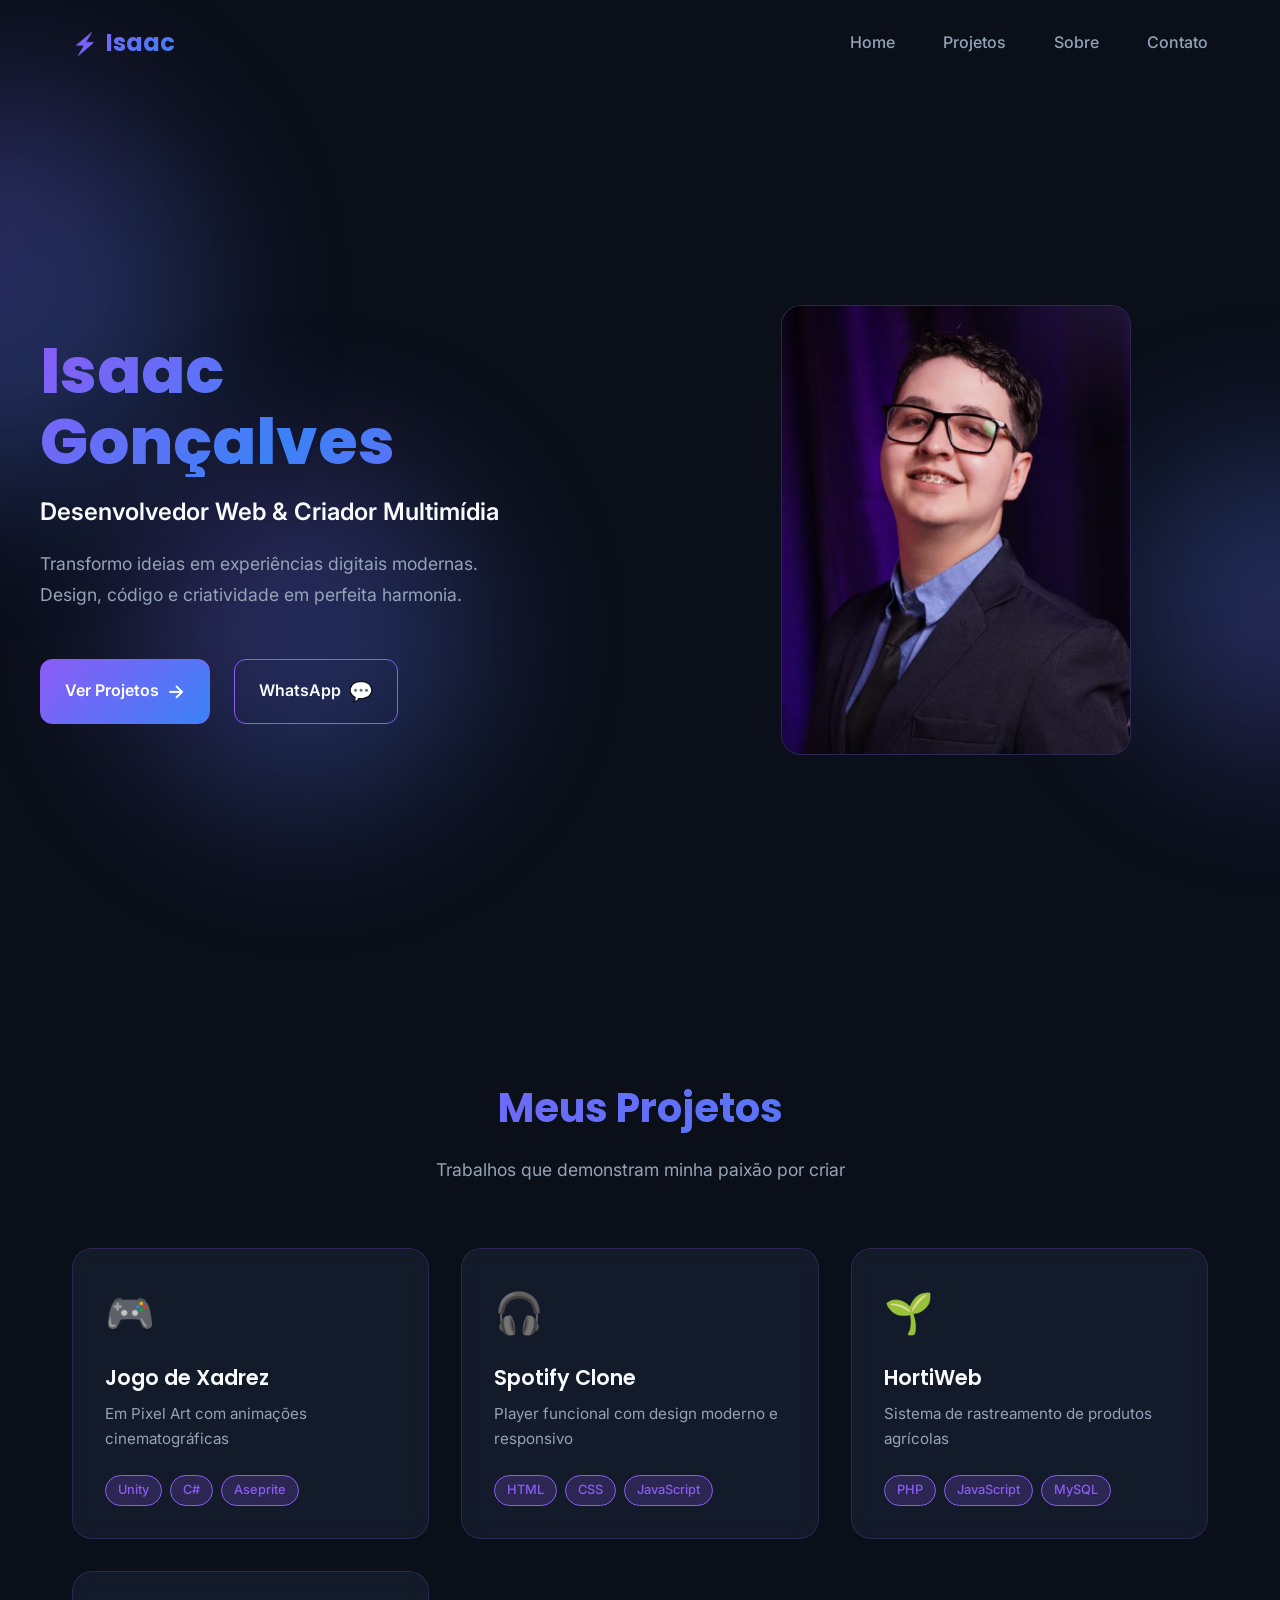
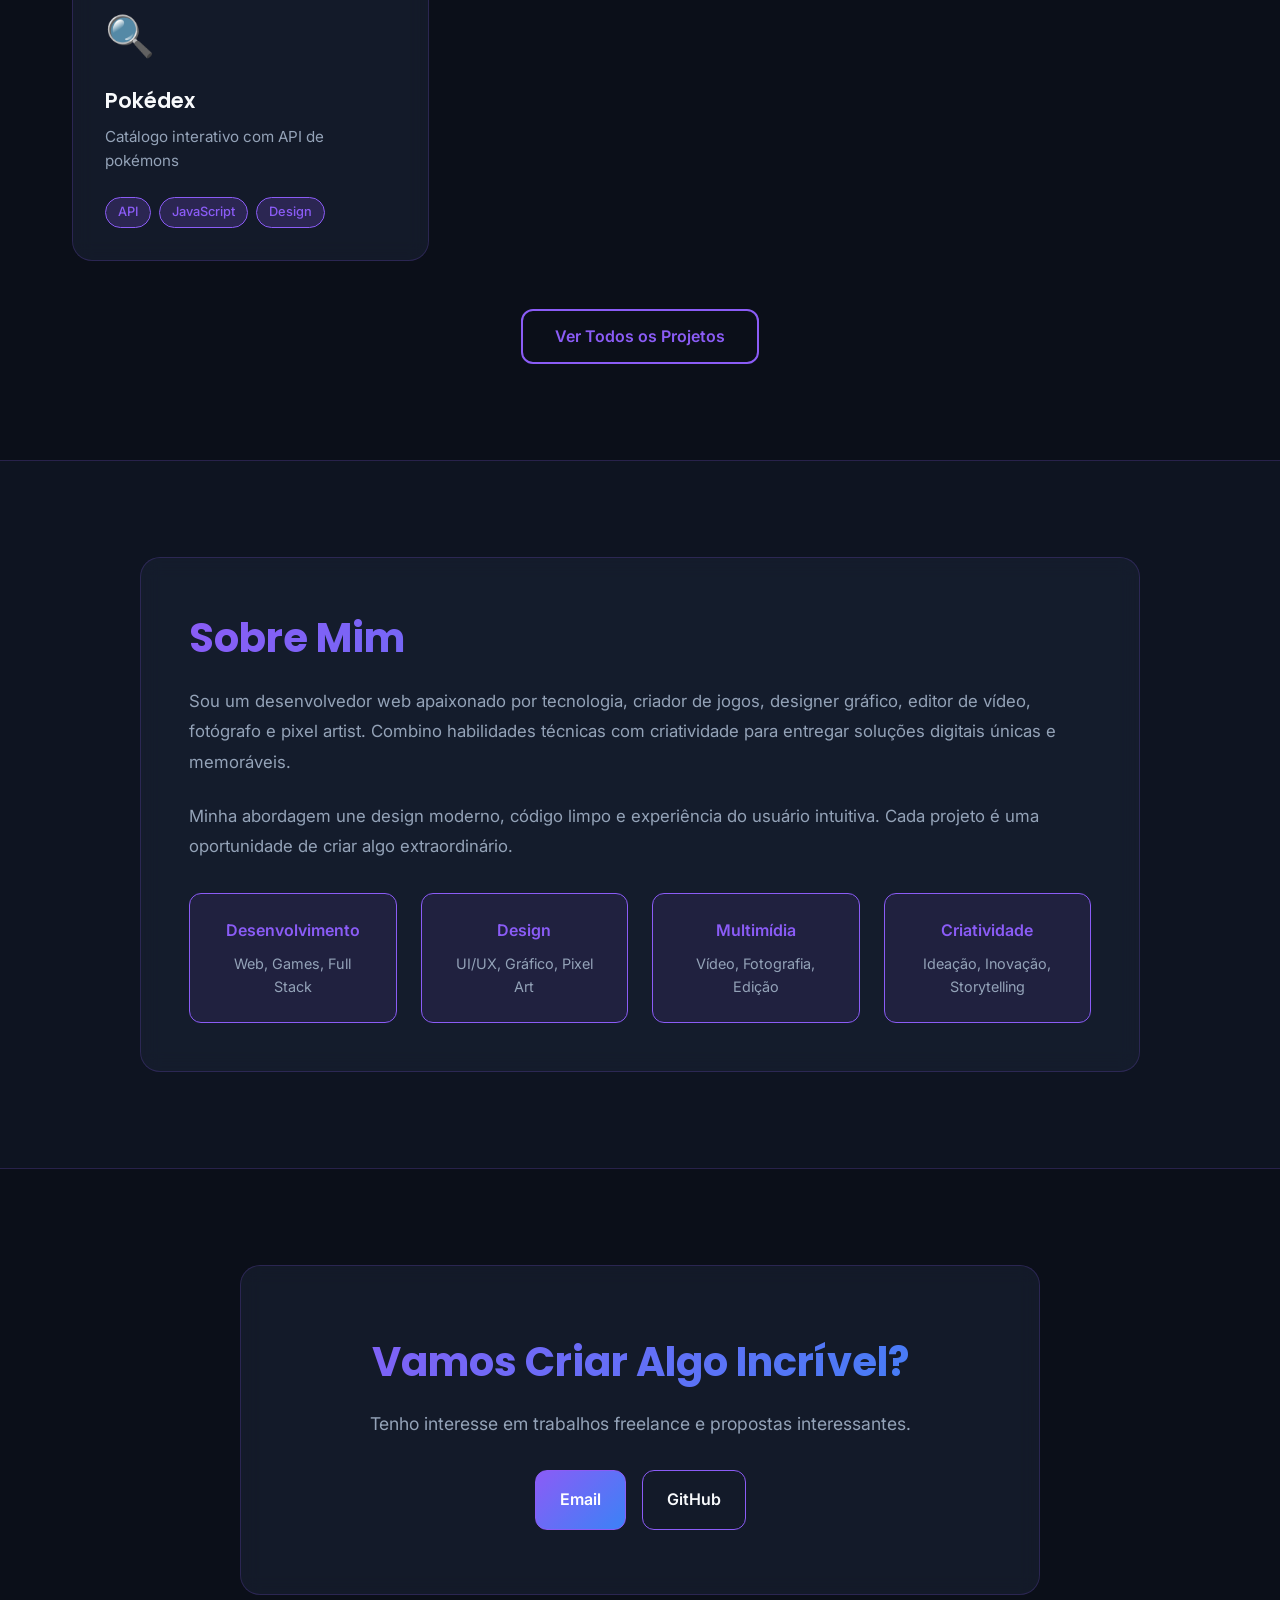
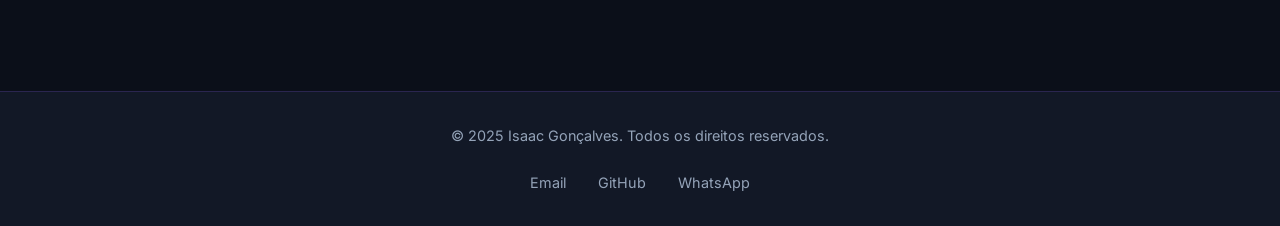
<file: index.html>
<!DOCTYPE html>
<html lang="pt-BR">
  <head>
    <meta charset="UTF-8" />
    <meta name="viewport" content="width=device-width, initial-scale=1.0" />
    <link rel="stylesheet" href="./css/style.css" />
    <link rel="preconnect" href="https://fonts.googleapis.com" />
    <link rel="preconnect" href="https://fonts.gstatic.com" crossorigin />
    <link
      href="https://fonts.googleapis.com/css2?family=Poppins:wght@600;700;800&family=Inter:wght@400;500;600&display=swap"
      rel="stylesheet"
    />
    <title>Isaac Gonçalves - Creative Developer</title>
  </head>
  <body>
    <!-- NAVBAR -->
    <nav class="navbar">
      <div class="nav-container">
        <div class="nav-brand">
          <span class="brand-icon">⚡</span>
          <span class="brand-text">Isaac</span>
        </div>
        <ul class="nav-links">
          <li><a href="#home">Home</a></li>
          <li><a href="#projetos">Projetos</a></li>
          <li><a href="#sobre">Sobre</a></li>
          <li><a href="#contato">Contato</a></li>
        </ul>
      </div>
    </nav>

    <!-- BLUR ELEMENTS (Decoração) -->
    <div class="blur blur-1"></div>
    <div class="blur blur-2"></div>
    <div class="blur blur-3"></div>

    <!-- HERO SECTION -->
    <section id="home" class="hero">
      <div class="hero-content">
        <div class="hero-left">
          <div class="hero-text-container">
            <h1 class="hero-title">
              Isaac<br />Gonçalves
            </h1>
            <p class="hero-subtitle">
              Desenvolvedor Web & Criador Multimídia
            </p>
            <p class="hero-description">
              Transformo ideias em experiências digitais modernas. Design, código e criatividade em perfeita harmonia.
            </p>
          </div>
          <div class="hero-buttons">
            <a href="#projetos" class="btn btn-primary">
              <span>Ver Projetos</span>
              <span class="btn-icon">→</span>
            </a>
            <a
              href="https://wa.me/5554999839223?text=Oi! Gostaria de entrar em contato."
              target="_blank"
              class="btn btn-secondary"
            >
              <span>WhatsApp</span>
              <span class="btn-icon">💬</span>
            </a>
          </div>
        </div>

        <div class="hero-right">
          <div class="hero-image-card">
            <img
              src="./assets/foto_perfil.png"
              alt="Isaac Gonçalves"
              class="hero-image"
            />
            <div class="image-glow"></div>
          </div>
        </div>
      </div>
    </section>

    <!-- PROJETOS SECTION -->
    <section id="projetos" class="projetos">
      <div class="section-header">
        <h2 class="section-title">Meus Projetos</h2>
        <p class="section-subtitle">Trabalhos que demonstram minha paixão por criar</p>
      </div>

      <div class="projetos-grid">
        <a href="./html/xadrez.html" class="projeto-card">
          <div class="projeto-card-content">
            <div class="projeto-icon">🎮</div>
            <h3>Jogo de Xadrez</h3>
            <p>Em Pixel Art com animações cinematográficas</p>
            <div class="projeto-tech">
              <span>Unity</span>
              <span>C#</span>
              <span>Aseprite</span>
            </div>
          </div>
        </a>

        <a href="./html/spotify.html" class="projeto-card">
          <div class="projeto-card-content">
            <div class="projeto-icon">🎧</div>
            <h3>Spotify Clone</h3>
            <p>Player funcional com design moderno e responsivo</p>
            <div class="projeto-tech">
              <span>HTML</span>
              <span>CSS</span>
              <span>JavaScript</span>
            </div>
          </div>
        </a>

        <a href="./html/hortalicas.html" class="projeto-card">
          <div class="projeto-card-content">
            <div class="projeto-icon">🌱</div>
            <h3>HortiWeb</h3>
            <p>Sistema de rastreamento de produtos agrícolas</p>
            <div class="projeto-tech">
              <span>PHP</span>
              <span>JavaScript</span>
              <span>MySQL</span>
            </div>
          </div>
        </a>

        <a href="./html/pokedex.html" class="projeto-card">
          <div class="projeto-card-content">
            <div class="projeto-icon">🔍</div>
            <h3>Pokédex</h3>
            <p>Catálogo interativo com API de pokémons</p>
            <div class="projeto-tech">
              <span>API</span>
              <span>JavaScript</span>
              <span>Design</span>
            </div>
          </div>
        </a>
      </div>

      <div class="projetos-footer">
        <a href="./html/projetos.html" class="btn btn-outline">
          Ver Todos os Projetos
        </a>
      </div>
    </section>

    <!-- SOBRE SECTION -->
    <section id="sobre" class="sobre">
      <div class="sobre-container">
        <div class="sobre-content">
          <h2 class="section-title">Sobre Mim</h2>
          <p class="sobre-text">
            Sou um desenvolvedor web apaixonado por tecnologia, criador de jogos, designer gráfico, editor de vídeo, fotógrafo e pixel artist. Combino habilidades técnicas com criatividade para entregar soluções digitais únicas e memoráveis.
          </p>
          <p class="sobre-text">
            Minha abordagem une design moderno, código limpo e experiência do usuário intuitiva. Cada projeto é uma oportunidade de criar algo extraordinário.
          </p>

          <div class="skills-grid">
            <div class="skill-item">
              <span class="skill-label">Desenvolvimento</span>
              <p class="skill-desc">Web, Games, Full Stack</p>
            </div>
            <div class="skill-item">
              <span class="skill-label">Design</span>
              <p class="skill-desc">UI/UX, Gráfico, Pixel Art</p>
            </div>
            <div class="skill-item">
              <span class="skill-label">Multimídia</span>
              <p class="skill-desc">Vídeo, Fotografia, Edição</p>
            </div>
            <div class="skill-item">
              <span class="skill-label">Criatividade</span>
              <p class="skill-desc">Ideação, Inovação, Storytelling</p>
            </div>
          </div>
        </div>
      </div>
    </section>

    <!-- CTA SECTION -->
    <section id="contato" class="cta">
      <div class="cta-content">
        <h2>Vamos Criar Algo Incrível?</h2>
        <p>Tenho interesse em trabalhos freelance e propostas interessantes.</p>
        <div class="cta-buttons">
          <a href="mailto:isaacgoncalves466@gmail.com" class="btn btn-primary">
            Email
          </a>
          <a href="https://github.com/Isaac-GhostLolp" target="_blank" class="btn btn-secondary">
            GitHub
          </a>
        </div>
      </div>
    </section>

    <!-- FOOTER -->
    <footer class="footer">
      <div class="footer-content">
        <p>&copy; 2025 Isaac Gonçalves. Todos os direitos reservados.</p>
        <div class="footer-links">
          <a href="mailto:isaacgoncalves466@gmail.com">Email</a>
          <a href="https://github.com/Isaac-GhostLolp" target="_blank">GitHub</a>
          <a href="https://wa.me/5554999839223" target="_blank">WhatsApp</a>
        </div>
      </div>
    </footer>

    <script src="./js/script.js"></script>
  </body>
</html>
</file>
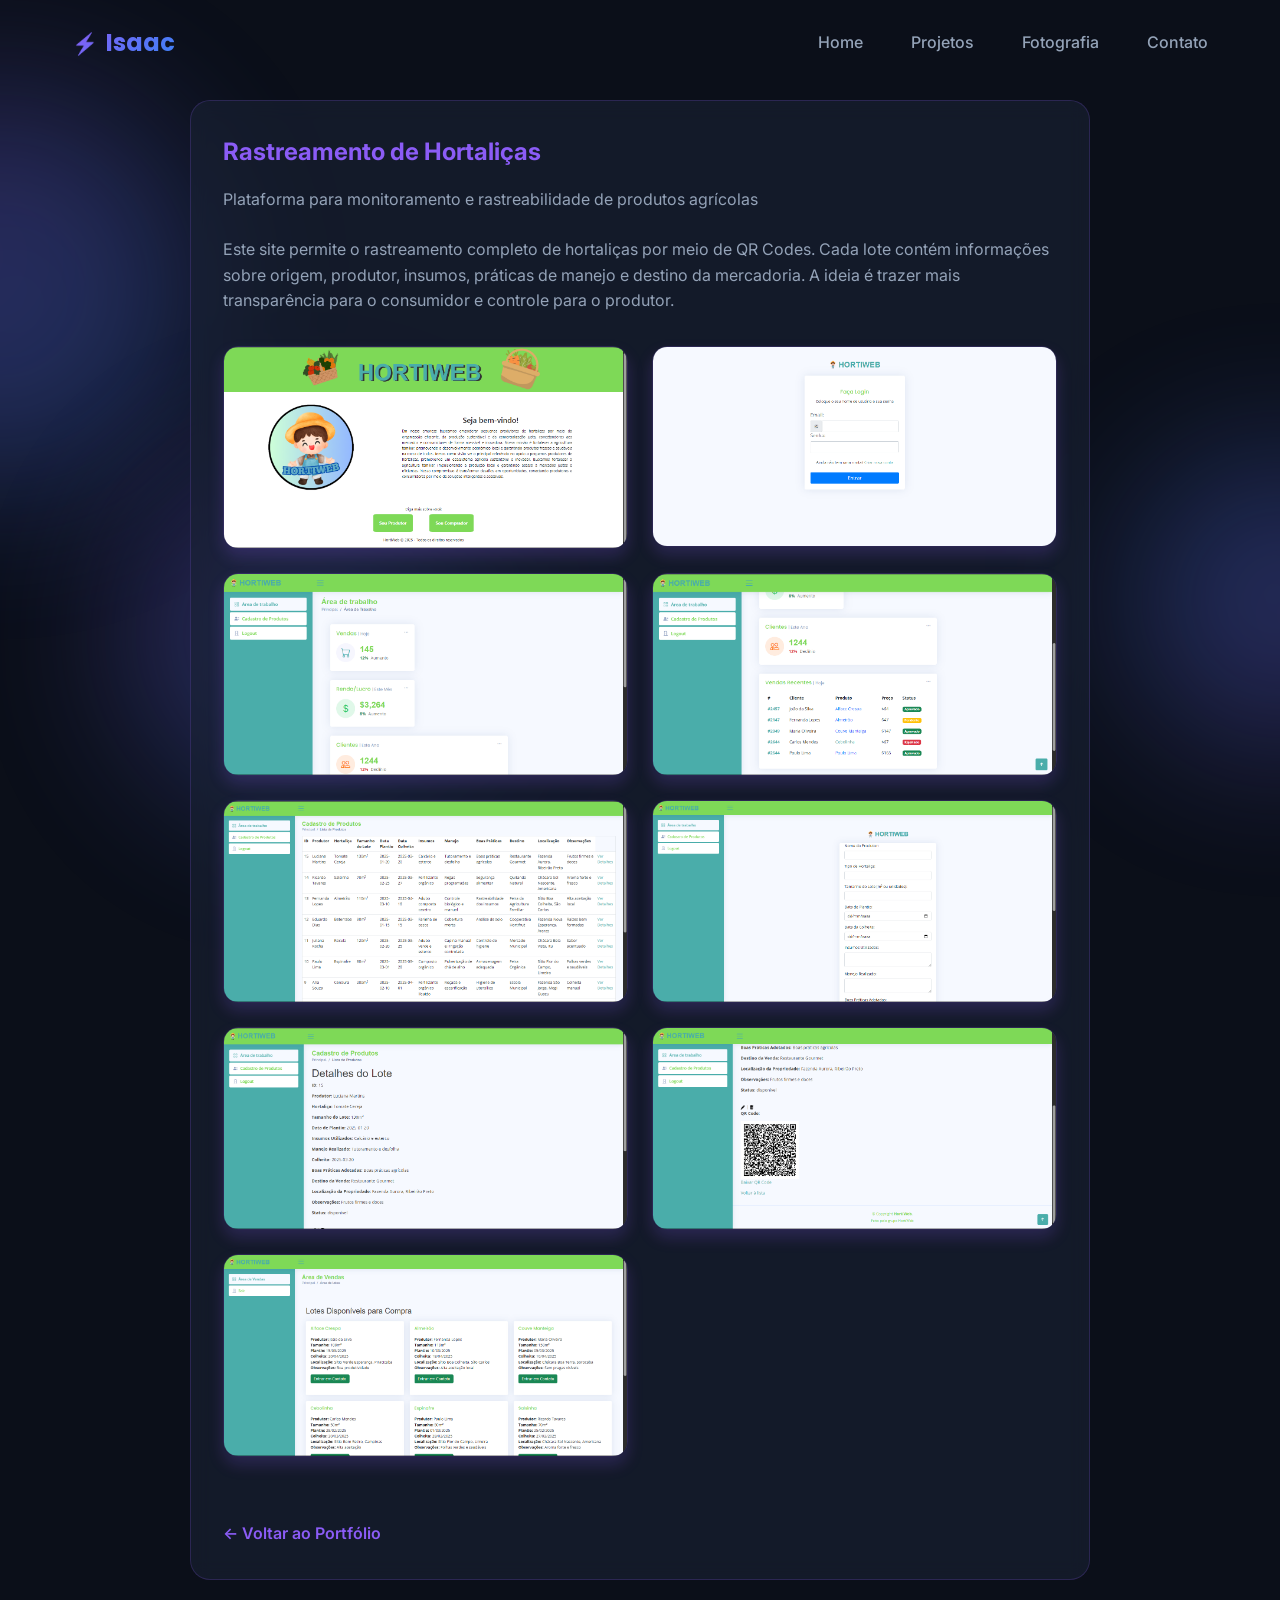
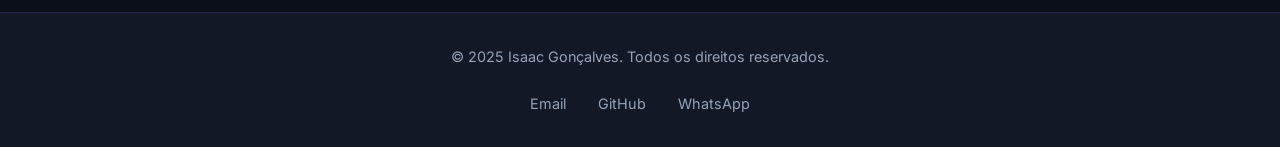
<file: html/hortalicas.html>
<!DOCTYPE html>
<html lang="pt-BR">
  <head>
    <meta charset="UTF-8" />
    <meta name="viewport" content="width=device-width, initial-scale=1.0" />
    <title>Site HortiWeb - Isaac Gonçalves</title>
    <link rel="stylesheet" href="../css/style.css" />
    <link rel="preconnect" href="https://fonts.googleapis.com" />
    <link rel="preconnect" href="https://fonts.gstatic.com" crossorigin />
    <link
      href="https://fonts.googleapis.com/css2?family=Poppins:wght@600;700;800&family=Inter:wght@400;500;600&display=swap"
      rel="stylesheet"
    />
  </head>
  <body>
    <!-- NAVBAR -->
    <nav class="navbar">
      <div class="nav-container">
        <div class="nav-brand">
          <span class="brand-icon">⚡</span>
          <span class="brand-text">Isaac</span>
        </div>
        <ul class="nav-links">
          <li><a href="../index.html">Home</a></li>
          <li><a href="./projetos.html">Projetos</a></li>
          <li><a href="./fotos.html">Fotografia</a></li>
          <li><a href="../index.html#contato">Contato</a></li>
        </ul>
      </div>
    </nav>

    <!-- BLUR ELEMENTS -->
    <div class="blur blur-1"></div>
    <div class="blur blur-2"></div>
    <div class="blur blur-3"></div>

    <!-- MAIN CONTENT -->
    <main style="margin-top: 100px; position: relative; z-index: 1;">
      <section class="content-section">
        <h1 style="color: var(--color-neon); margin-bottom: 1rem;">Rastreamento de Hortaliças</h1>
        <p style="color: var(--text-secondary); margin-bottom: 1.5rem;">
          Plataforma para monitoramento e rastreabilidade de produtos agrícolas
        </p>

        <p>
          Este site permite o rastreamento completo de hortaliças por meio de QR
          Codes. Cada lote contém informações sobre origem, produtor, insumos,
          práticas de manejo e destino da mercadoria. A ideia é trazer mais
          transparência para o consumidor e controle para o produtor.
        </p>

        <div class="galeria">
          <img src="../assets/horti_1.png" alt="Tela do site Hortiweb inicial" class="foto-ampliavel" />
          <img src="../assets/horti_2.png" alt="Tela de login" class="foto-ampliavel" />
          <img src="../assets/horti_3.png" alt="Tela inicial produtor início" class="foto-ampliavel" />
          <img src="../assets/horti_4.png" alt="Tela inicial produtor fim" class="foto-ampliavel" />
          <img src="../assets/horti_5.png" alt="Tabela de Hortaliças" class="foto-ampliavel" />
          <img src="../assets/horti_6.png" alt="Cadastro de Hortaliças" class="foto-ampliavel" />
          <img src="../assets/horti_7.png" alt="Informação do lote" class="foto-ampliavel" />
          <img src="../assets/horti_8.png" alt="Gerador de QR code" class="foto-ampliavel" />
          <img src="../assets/horti_9.png" alt="Tela de comprador" class="foto-ampliavel" />
        </div>

        <a class="voltar" href="./projetos.html">← Voltar ao Portfólio</a>
      </section>
    </main>

    <!-- FOOTER -->
    <footer class="footer">
      <div class="footer-content">
        <p>&copy; 2025 Isaac Gonçalves. Todos os direitos reservados.</p>
        <div class="footer-links">
          <a href="mailto:isaacgoncalves466@gmail.com">Email</a>
          <a href="https://github.com/Isaac-GhostLolp" target="_blank">GitHub</a>
          <a href="https://wa.me/5554999839223" target="_blank">WhatsApp</a>
        </div>
      </div>
    </footer>

    <script src="../js/script.js"></script>
  </body>
</html>
</file>
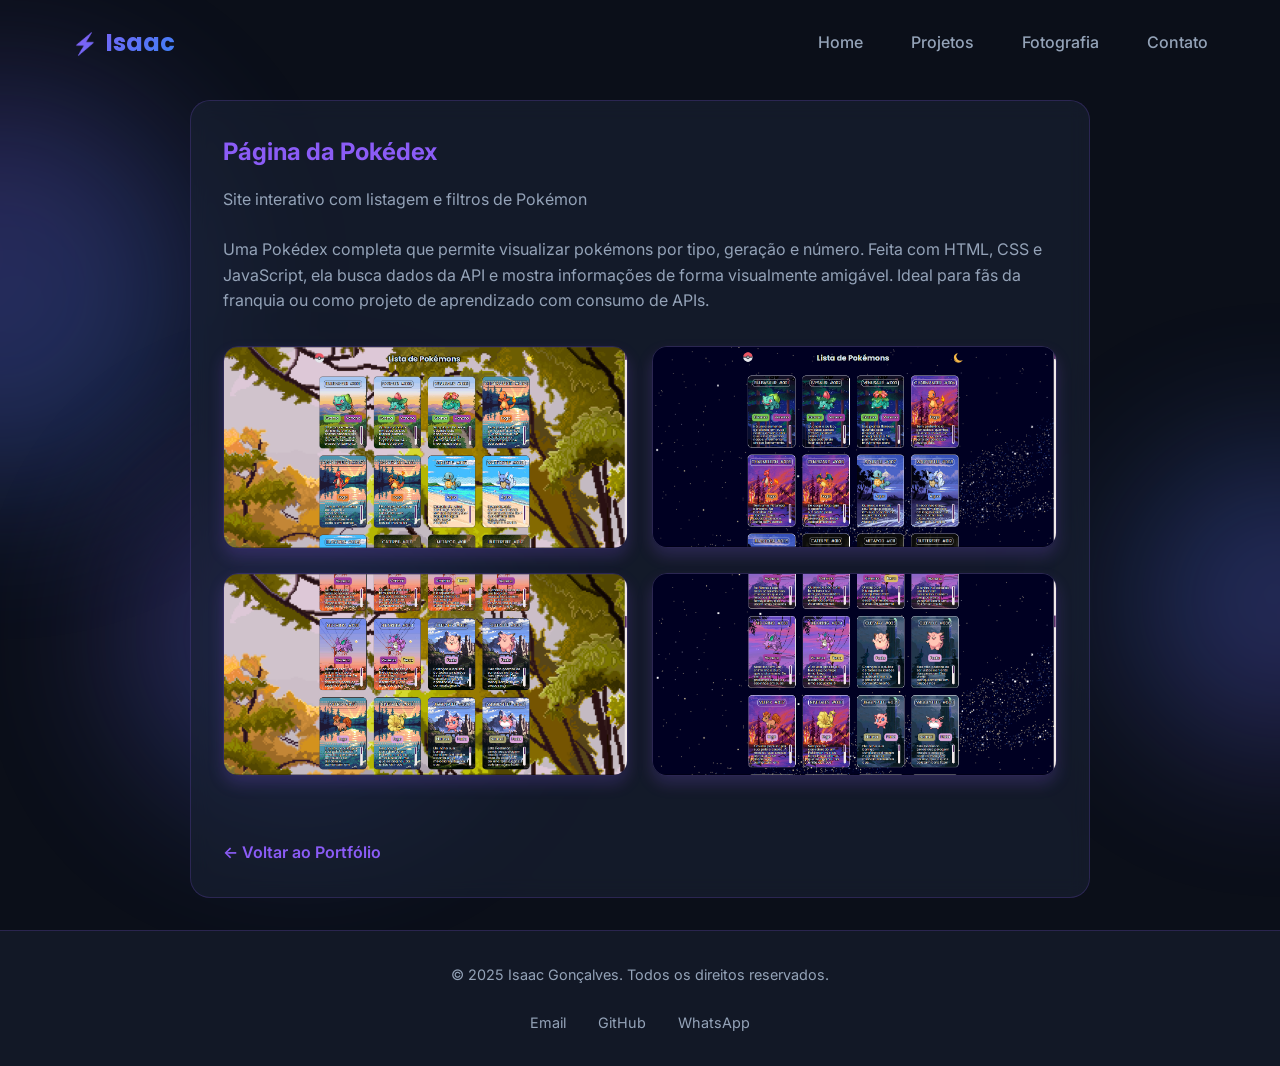
<file: html/pokedex.html>
<!DOCTYPE html>
<html lang="pt-BR">
  <head>
    <meta charset="UTF-8" />
    <meta name="viewport" content="width=device-width, initial-scale=1.0" />
    <title>Pokedéx - Isaac Gonçalves</title>
    <link rel="stylesheet" href="../css/style.css" />
    <link rel="preconnect" href="https://fonts.googleapis.com" />
    <link rel="preconnect" href="https://fonts.gstatic.com" crossorigin />
    <link
      href="https://fonts.googleapis.com/css2?family=Poppins:wght@600;700;800&family=Inter:wght@400;500;600&display=swap"
      rel="stylesheet"
    />
  </head>
  <body>
    <!-- NAVBAR -->
    <nav class="navbar">
      <div class="nav-container">
        <div class="nav-brand">
          <span class="brand-icon">⚡</span>
          <span class="brand-text">Isaac</span>
        </div>
        <ul class="nav-links">
          <li><a href="../index.html">Home</a></li>
          <li><a href="./projetos.html">Projetos</a></li>
          <li><a href="./fotos.html">Fotografia</a></li>
          <li><a href="../index.html#contato">Contato</a></li>
        </ul>
      </div>
    </nav>

    <!-- BLUR ELEMENTS -->
    <div class="blur blur-1"></div>
    <div class="blur blur-2"></div>
    <div class="blur blur-3"></div>

    <!-- MAIN CONTENT -->
    <main style="margin-top: 100px; position: relative; z-index: 1;">
      <section class="content-section">
        <h1 style="color: var(--color-neon); margin-bottom: 1rem;">Página da Pokédex</h1>
        <p style="color: var(--text-secondary); margin-bottom: 1.5rem;">Site interativo com listagem e filtros de Pokémon</p>

        <p>
          Uma Pokédex completa que permite visualizar pokémons por tipo, geração e
          número. Feita com HTML, CSS e JavaScript, ela busca dados da API e
          mostra informações de forma visualmente amigável. Ideal para fãs da
          franquia ou como projeto de aprendizado com consumo de APIs.
        </p>

        <div class="galeria">
          <img src="../assets/poke_1.png" alt="Tela da interface de dia" class="foto-ampliavel" />
          <img src="../assets/poke_2.png" alt="Tela da interface de noite" class="foto-ampliavel" />
          <img src="../assets/poke_3.png" alt="Tela da interface de dia ao centro" class="foto-ampliavel" />
          <img src="../assets/poke_4.png" alt="Tela da interface de noite ao centro" class="foto-ampliavel" />
        </div>

        <a class="voltar" href="./projetos.html">← Voltar ao Portfólio</a>
      </section>
    </main>

    <!-- FOOTER -->
    <footer class="footer">
      <div class="footer-content">
        <p>&copy; 2025 Isaac Gonçalves. Todos os direitos reservados.</p>
        <div class="footer-links">
          <a href="mailto:isaacgoncalves466@gmail.com">Email</a>
          <a href="https://github.com/Isaac-GhostLolp" target="_blank">GitHub</a>
          <a href="https://wa.me/5554999839223" target="_blank">WhatsApp</a>
        </div>
      </div>
    </footer>

    <script src="../js/script.js"></script>
  </body>
</html>
</file>
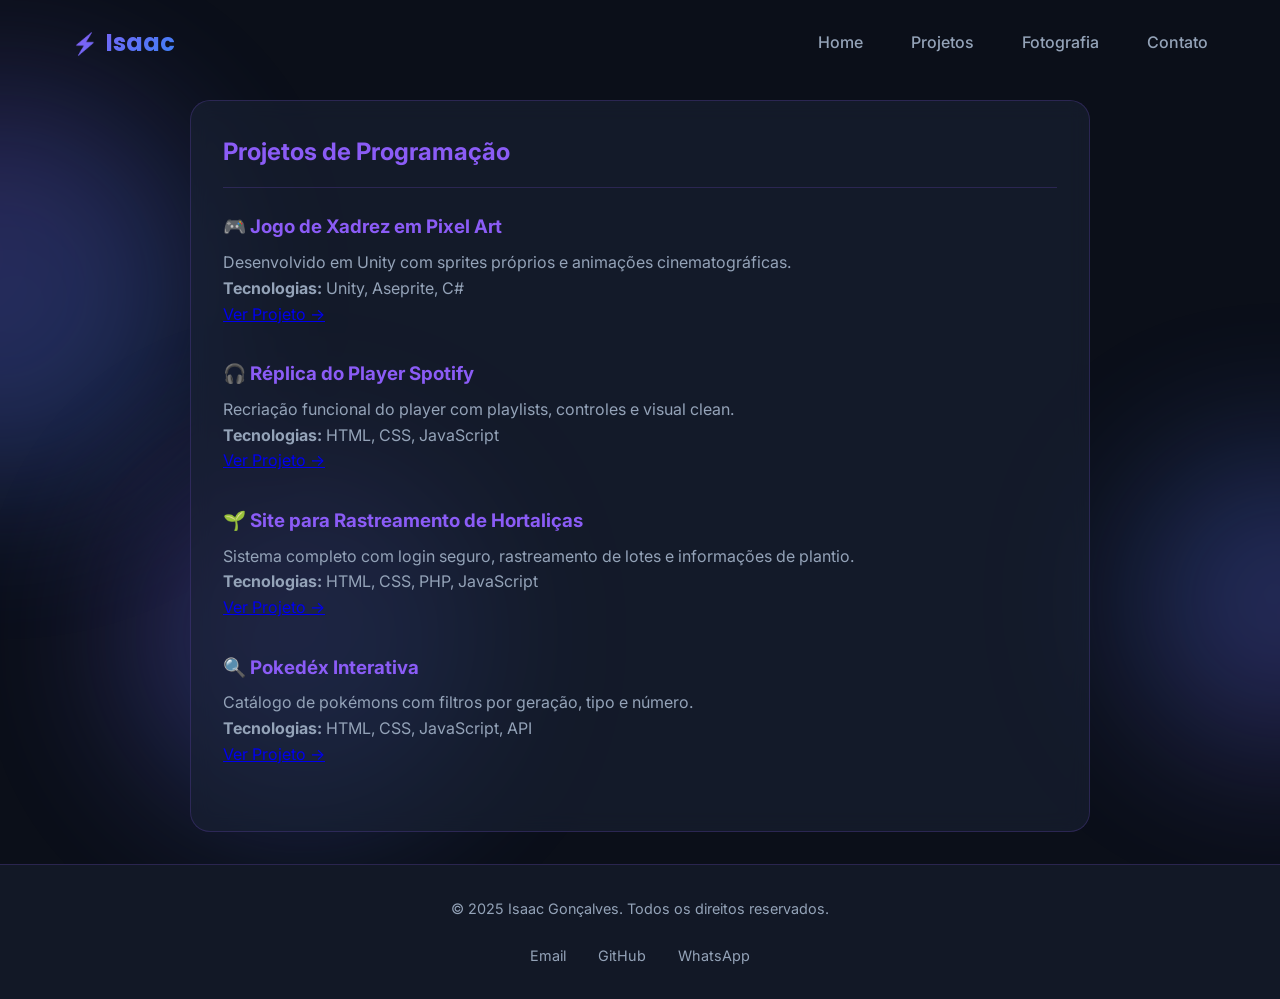
<file: html/projetos.html>
<!DOCTYPE html>
<html lang="pt-BR">
  <head>
    <meta charset="UTF-8" />
    <meta name="viewport" content="width=device-width, initial-scale=1.0" />
    <title>Portfólio de Isaac Gonçalves Quadros</title>
    <link rel="stylesheet" href="../css/style.css" />
    <link rel="preconnect" href="https://fonts.googleapis.com" />
    <link rel="preconnect" href="https://fonts.gstatic.com" crossorigin />
    <link
      href="https://fonts.googleapis.com/css2?family=Poppins:wght@600;700;800&family=Inter:wght@400;500;600&display=swap"
      rel="stylesheet"
    />
  </head>
  <body>
    <!-- NAVBAR -->
    <nav class="navbar">
      <div class="nav-container">
        <div class="nav-brand">
          <span class="brand-icon">⚡</span>
          <span class="brand-text">Isaac</span>
        </div>
        <ul class="nav-links">
          <li><a href="../index.html">Home</a></li>
          <li><a href="./projetos.html">Projetos</a></li>
          <li><a href="./fotos.html">Fotografia</a></li>
          <li><a href="../index.html#contato">Contato</a></li>
        </ul>
      </div>
    </nav>

    <!-- BLUR ELEMENTS -->
    <div class="blur blur-1"></div>
    <div class="blur blur-2"></div>
    <div class="blur blur-3"></div>

    <!-- MAIN CONTENT -->
    <main style="margin-top: 100px; position: relative; z-index: 1;">
      <section class="content-section">
        <h2>Projetos de Programação</h2>

        <div class="projeto">
          <h3>🎮 Jogo de Xadrez em Pixel Art</h3>
          <p>
            Desenvolvido em Unity com sprites próprios e animações
            cinematográficas.
          </p>
          <p><strong>Tecnologias:</strong> Unity, Aseprite, C#</p>
          <p><a href="./xadrez.html">Ver Projeto →</a></p>
        </div>

        <div class="projeto">
          <h3>🎧 Réplica do Player Spotify</h3>
          <p>
            Recriação funcional do player com playlists, controles e visual clean.
          </p>
          <p><strong>Tecnologias:</strong> HTML, CSS, JavaScript</p>
          <p><a href="./spotify.html">Ver Projeto →</a></p>
        </div>

        <div class="projeto">
          <h3>🌱 Site para Rastreamento de Hortaliças</h3>
          <p>
            Sistema completo com login seguro, rastreamento de lotes e informações
            de plantio.
          </p>
          <p><strong>Tecnologias:</strong> HTML, CSS, PHP, JavaScript</p>
          <p><a href="./hortalicas.html">Ver Projeto →</a></p>
        </div>

        <div class="projeto">
          <h3>🔍 Pokedéx Interativa</h3>
          <p>Catálogo de pokémons com filtros por geração, tipo e número.</p>
          <p><strong>Tecnologias:</strong> HTML, CSS, JavaScript, API</p>
          <p><a href="./pokedex.html">Ver Projeto →</a></p>
        </div>
      </section>
    </main>

    <!-- FOOTER -->
    <footer class="footer">
      <div class="footer-content">
        <p>&copy; 2025 Isaac Gonçalves. Todos os direitos reservados.</p>
        <div class="footer-links">
          <a href="mailto:isaacgoncalves466@gmail.com">Email</a>
          <a href="https://github.com/Isaac-GhostLolp" target="_blank">GitHub</a>
          <a href="https://wa.me/5554999839223" target="_blank">WhatsApp</a>
        </div>
      </div>
    </footer>

    <script src="../js/script.js"></script>
  </body>
</html>
</file>
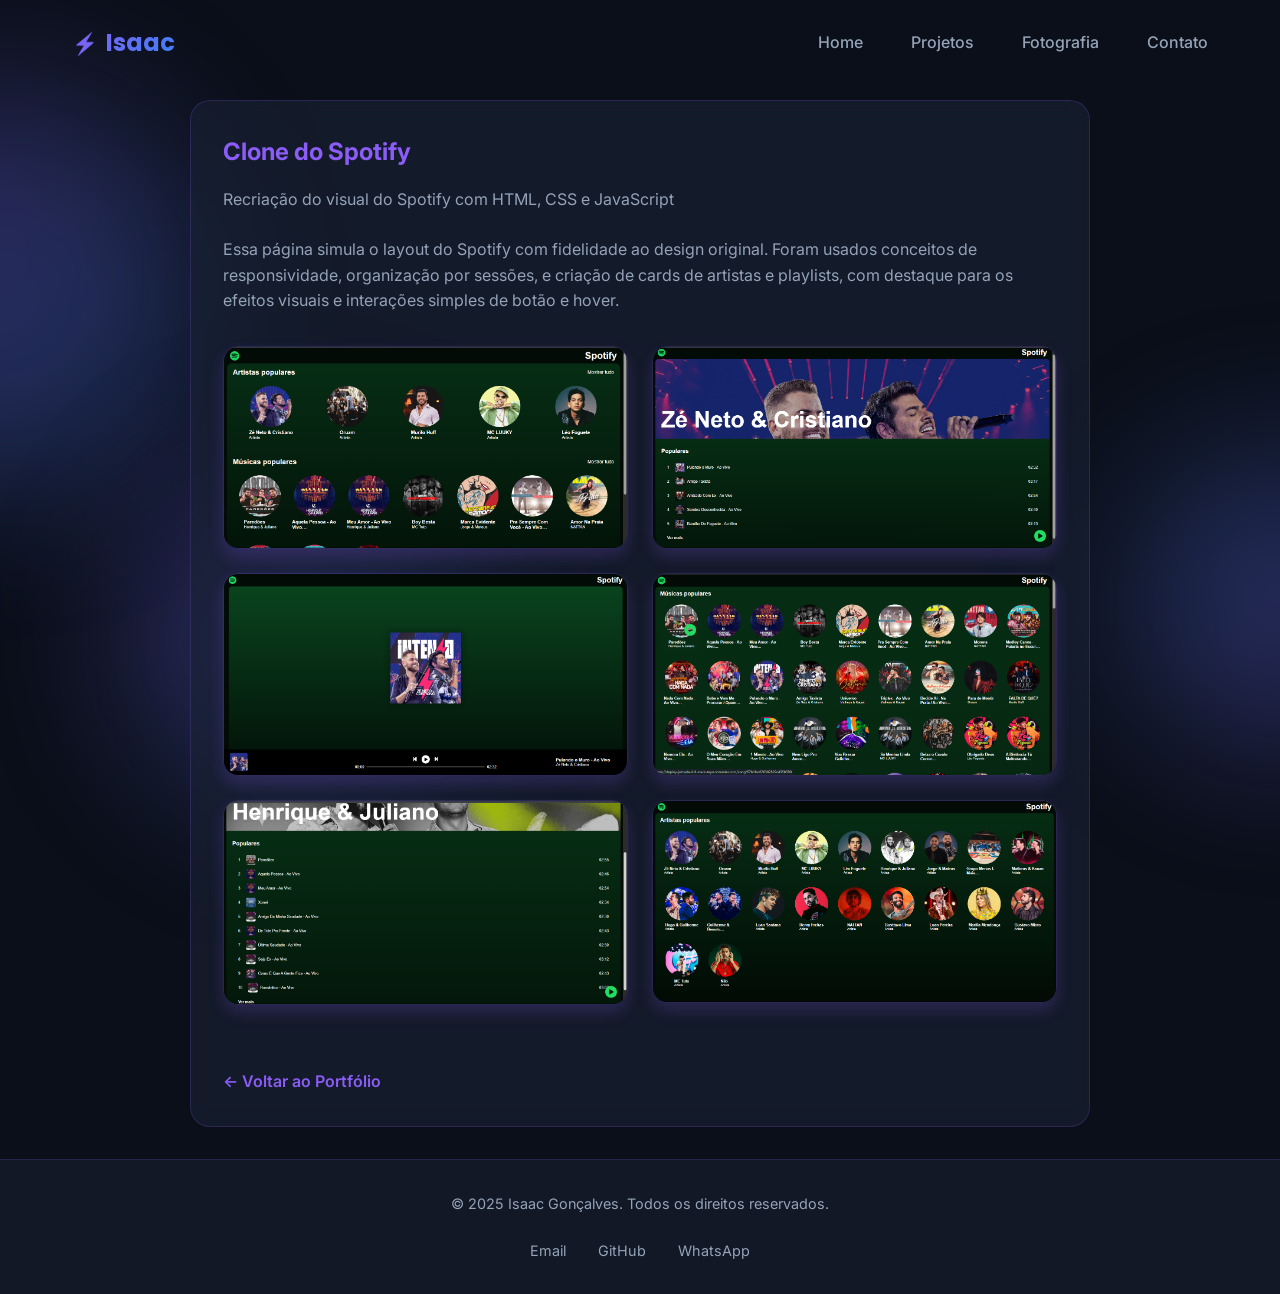
<file: html/spotify.html>
<!DOCTYPE html>
<html lang="pt-BR">
  <head>
    <meta charset="UTF-8" />
    <meta name="viewport" content="width=device-width, initial-scale=1.0" />
    <title>Clone Spotify - Isaac Gonçalves</title>
    <link rel="stylesheet" href="../css/style.css" />
    <link rel="preconnect" href="https://fonts.googleapis.com" />
    <link rel="preconnect" href="https://fonts.gstatic.com" crossorigin />
    <link
      href="https://fonts.googleapis.com/css2?family=Poppins:wght@600;700;800&family=Inter:wght@400;500;600&display=swap"
      rel="stylesheet"
    />
  </head>
  <body>
    <!-- NAVBAR -->
    <nav class="navbar">
      <div class="nav-container">
        <div class="nav-brand">
          <span class="brand-icon">⚡</span>
          <span class="brand-text">Isaac</span>
        </div>
        <ul class="nav-links">
          <li><a href="../index.html">Home</a></li>
          <li><a href="./projetos.html">Projetos</a></li>
          <li><a href="./fotos.html">Fotografia</a></li>
          <li><a href="../index.html#contato">Contato</a></li>
        </ul>
      </div>
    </nav>

    <!-- BLUR ELEMENTS -->
    <div class="blur blur-1"></div>
    <div class="blur blur-2"></div>
    <div class="blur blur-3"></div>

    <!-- MAIN CONTENT -->
    <main style="margin-top: 100px; position: relative; z-index: 1;">
      <section class="content-section">
        <h1 style="color: var(--color-neon); margin-bottom: 1rem;">Clone do Spotify</h1>
        <p style="color: var(--text-secondary); margin-bottom: 1.5rem;">Recriação do visual do Spotify com HTML, CSS e JavaScript</p>

        <p>
          Essa página simula o layout do Spotify com fidelidade ao design
          original. Foram usados conceitos de responsividade, organização por
          sessões, e criação de cards de artistas e playlists, com destaque para
          os efeitos visuais e interações simples de botão e hover.
        </p>

        <div class="galeria">
          <img src="../assets/spotify_1.png" alt="Tela do menu geral" class="foto-ampliavel" />
          <img src="../assets/spotify_2.png" alt="Tela da playlist do artista" class="foto-ampliavel" />
          <img src="../assets/spotify_3.png" alt="Tela do player" class="foto-ampliavel" />
          <img src="../assets/spotify_4.png" alt="Tela das músicas gerais" class="foto-ampliavel" />
          <img src="../assets/spotify_5.png" alt="Tela de uma playlist ampliada" class="foto-ampliavel" />
          <img src="../assets/spotify_6.png" alt="Tela dos artistas gerais" class="foto-ampliavel" />
        </div>

        <a class="voltar" href="./projetos.html">← Voltar ao Portfólio</a>
      </section>
    </main>

    <!-- FOOTER -->
    <footer class="footer">
      <div class="footer-content">
        <p>&copy; 2025 Isaac Gonçalves. Todos os direitos reservados.</p>
        <div class="footer-links">
          <a href="mailto:isaacgoncalves466@gmail.com">Email</a>
          <a href="https://github.com/Isaac-GhostLolp" target="_blank">GitHub</a>
          <a href="https://wa.me/5554999839223" target="_blank">WhatsApp</a>
        </div>
      </div>
    </footer>

    <script src="../js/script.js"></script>
  </body>
</html>
</file>
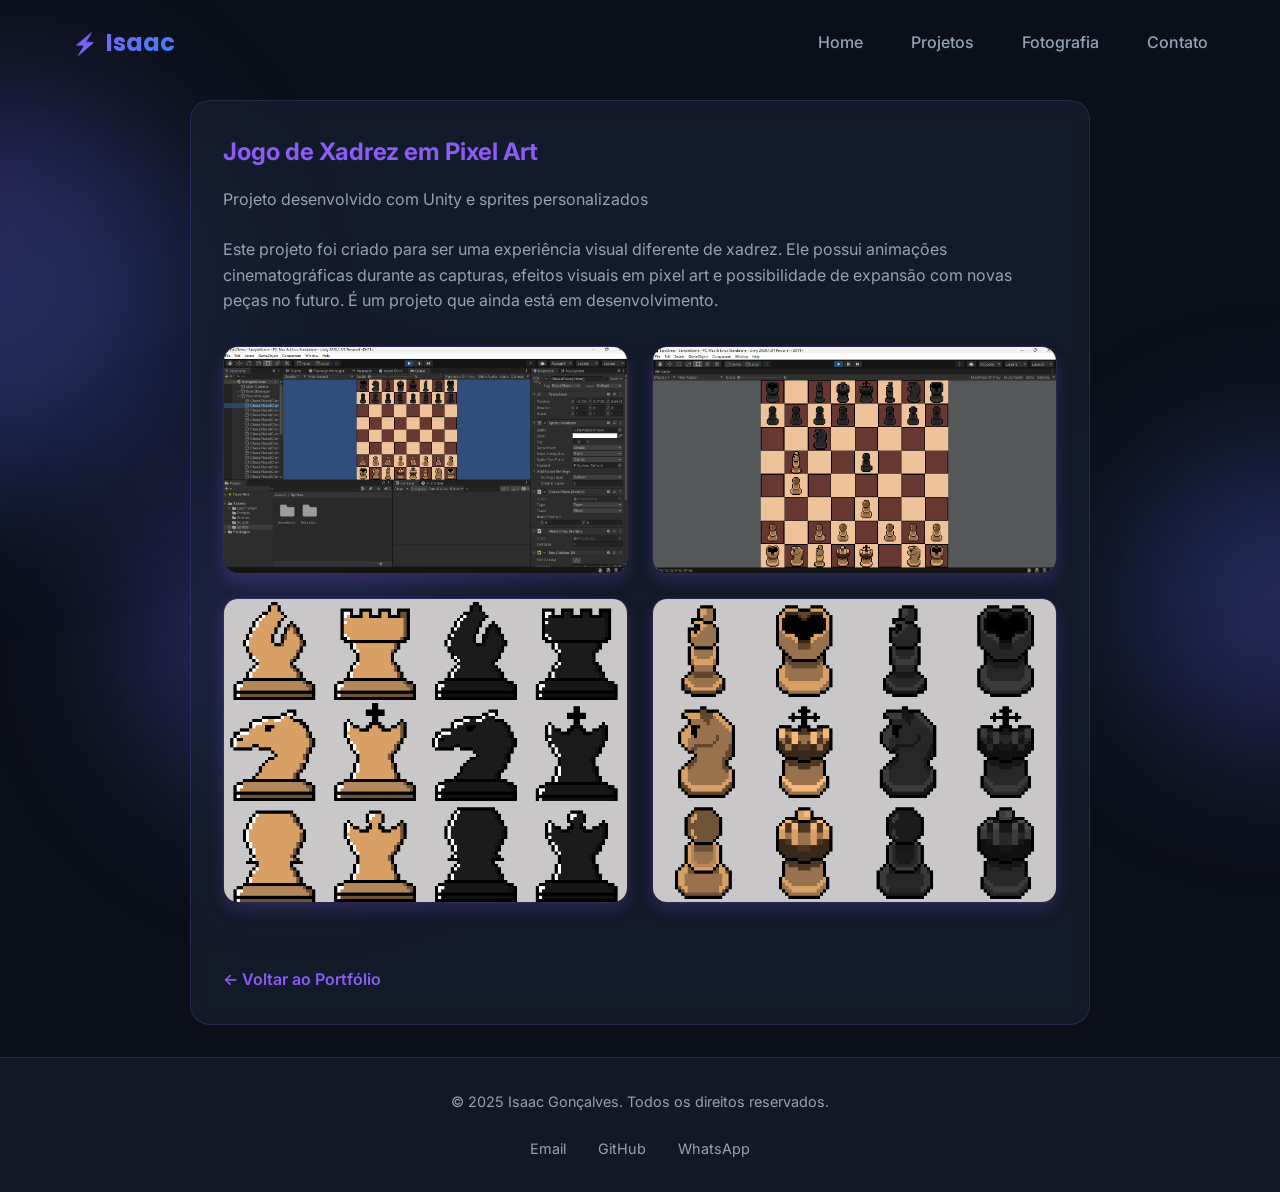
<file: html/xadrez.html>
<!DOCTYPE html>
<html lang="pt-BR">
  <head>
    <meta charset="UTF-8" />
    <meta name="viewport" content="width=device-width, initial-scale=1.0" />
    <title>Epic Chess - Isaac Gonçalves</title>
    <link rel="stylesheet" href="../css/style.css" />
    <link rel="preconnect" href="https://fonts.googleapis.com" />
    <link rel="preconnect" href="https://fonts.gstatic.com" crossorigin />
    <link
      href="https://fonts.googleapis.com/css2?family=Poppins:wght@600;700;800&family=Inter:wght@400;500;600&display=swap"
      rel="stylesheet"
    />
  </head>
  <body>
    <!-- NAVBAR -->
    <nav class="navbar">
      <div class="nav-container">
        <div class="nav-brand">
          <span class="brand-icon">⚡</span>
          <span class="brand-text">Isaac</span>
        </div>
        <ul class="nav-links">
          <li><a href="../index.html">Home</a></li>
          <li><a href="./projetos.html">Projetos</a></li>
          <li><a href="./fotos.html">Fotografia</a></li>
          <li><a href="../index.html#contato">Contato</a></li>
        </ul>
      </div>
    </nav>

    <!-- BLUR ELEMENTS -->
    <div class="blur blur-1"></div>
    <div class="blur blur-2"></div>
    <div class="blur blur-3"></div>

    <!-- MAIN CONTENT -->
    <main style="margin-top: 100px; position: relative; z-index: 1;">
      <section class="content-section">
        <h1 style="color: var(--color-neon); margin-bottom: 1rem;">Jogo de Xadrez em Pixel Art</h1>
        <p style="color: var(--text-secondary); margin-bottom: 1.5rem;">Projeto desenvolvido com Unity e sprites personalizados</p>

        <p>
          Este projeto foi criado para ser uma experiência visual diferente de
          xadrez. Ele possui animações cinematográficas durante as capturas,
          efeitos visuais em pixel art e possibilidade de expansão com novas peças
          no futuro. É um projeto que ainda está em desenvolvimento.
        </p>

        <div class="galeria">
          <img src="../assets/xadrez_1.png" alt="Tela do jogo geral" class="foto-ampliavel" />
          <img src="../assets/xadrez_2.png" alt="Jogo funcionando" class="foto-ampliavel" />
          <img src="../assets/xadrez_3.png" alt="Antigo Sprite das peças" class="foto-ampliavel" />
          <img src="../assets/xadrez_4.png" alt="Novo Sprite das peças" class="foto-ampliavel" />
        </div>

        <a class="voltar" href="./projetos.html">← Voltar ao Portfólio</a>
      </section>
    </main>

    <!-- FOOTER -->
    <footer class="footer">
      <div class="footer-content">
        <p>&copy; 2025 Isaac Gonçalves. Todos os direitos reservados.</p>
        <div class="footer-links">
          <a href="mailto:isaacgoncalves466@gmail.com">Email</a>
          <a href="https://github.com/Isaac-GhostLolp" target="_blank">GitHub</a>
          <a href="https://wa.me/5554999839223" target="_blank">WhatsApp</a>
        </div>
      </div>
    </footer>

    <script src="../js/script.js"></script>
  </body>
</html>
</file>
<file: css/style.css>
/* ===== PALETA DE CORES ===== */
:root {
  --bg-primary: #0b0f19;
  --bg-secondary: #121826;
  --bg-tertiary: #1a2235;
  --color-neon: #8b5cf6;
  --color-blue: #3b82f6;
  --text-primary: #f8fafc;
  --text-secondary: #94a3b8;
  --border-color: rgba(139, 92, 246, 0.2);
}

/* ===== RESET E GLOBAIS ===== */
* {
  margin: 0;
  padding: 0;
  box-sizing: border-box;
}

html {
  scroll-behavior: smooth;
}

body {
  font-family: 'Inter', sans-serif;
  background-color: var(--bg-primary);
  color: var(--text-primary);
  overflow-x: hidden;
  line-height: 1.6;
}

/* ===== BLUR DECORATIVO ===== */
.blur {
  position: fixed;
  border-radius: 50%;
  opacity: 0.3;
  filter: blur(80px);
  pointer-events: none;
  z-index: 0;
}

.blur-1 {
  width: 400px;
  height: 400px;
  background: linear-gradient(135deg, #8b5cf6, #3b82f6);
  top: 10%;
  left: -200px;
}

.blur-2 {
  width: 300px;
  height: 300px;
  background: linear-gradient(135deg, #3b82f6, #8b5cf6);
  top: 50%;
  right: -150px;
}

.blur-3 {
  width: 350px;
  height: 350px;
  background: linear-gradient(135deg, #8b5cf6, #3b82f6);
  bottom: 10%;
  left: 10%;
}

/* ===== NAVBAR ===== */
.navbar {
  position: fixed;
  top: 0;
  width: 100%;
  padding: 1.5rem 0;
  background: transparent;
  border-bottom: 1px solid transparent;
  z-index: 1000;
  transition: all 0.3s ease;
}

.navbar.scrolled {
  background: rgba(18, 24, 38, 0.8);
  border-bottom: 1px solid var(--border-color);
  backdrop-filter: blur(10px);
  padding: 1rem 0;
}

.nav-container {
  max-width: 1200px;
  margin: 0 auto;
  padding: 0 2rem;
  display: flex;
  justify-content: space-between;
  align-items: center;
}

.nav-brand {
  display: flex;
  align-items: center;
  gap: 0.5rem;
  font-weight: 700;
  font-family: 'Poppins', sans-serif;
  font-size: 1.5rem;
  background: linear-gradient(135deg, #8b5cf6, #3b82f6);
  -webkit-background-clip: text;
  -webkit-text-fill-color: transparent;
  background-clip: text;
}

.brand-icon {
  font-size: 1.3rem;
}

.nav-links {
  display: flex;
  list-style: none;
  gap: 3rem;
}

.nav-links a {
  color: var(--text-secondary);
  text-decoration: none;
  font-weight: 500;
  transition: color 0.3s ease;
  position: relative;
}

.nav-links a:hover {
  color: var(--color-neon);
}

.nav-links a::after {
  content: '';
  position: absolute;
  width: 0;
  height: 2px;
  bottom: -5px;
  left: 0;
  background: var(--color-neon);
  transition: width 0.3s ease;
}

.nav-links a:hover::after {
  width: 100%;
}

/* ===== HERO SECTION ===== */
.hero {
  min-height: 100vh;
  display: flex;
  align-items: center;
  padding: 2rem;
  margin-top: 80px;
  position: relative;
  z-index: 1;
}

.hero-content {
  max-width: 1200px;
  margin: 0 auto;
  width: 100%;
  display: grid;
  grid-template-columns: 1fr 1fr;
  gap: 4rem;
  align-items: center;
}

.hero-left {
  display: flex;
  flex-direction: column;
  gap: 2rem;
}

.hero-text-container {
  animation: fadeInUp 1s ease-out;
}

.hero-title {
  font-family: 'Poppins', sans-serif;
  font-size: 4rem;
  font-weight: 800;
  line-height: 1.1;
  margin-bottom: 1rem;
  background: linear-gradient(135deg, #8b5cf6, #3b82f6, #8b5cf6);
  -webkit-background-clip: text;
  -webkit-text-fill-color: transparent;
  background-clip: text;
}

.hero-subtitle {
  font-size: 1.5rem;
  font-weight: 600;
  color: var(--text-primary);
  margin-bottom: 1rem;
}

.hero-description {
  font-size: 1.1rem;
  color: var(--text-secondary);
  max-width: 500px;
  line-height: 1.8;
}

.hero-buttons {
  display: flex;
  gap: 1.5rem;
  flex-wrap: wrap;
  margin-top: 1rem;
}

/* ===== BUTTONS ===== */
.btn {
  display: inline-flex;
  align-items: center;
  gap: 0.5rem;
  padding: 1rem 1.5rem;
  border-radius: 12px;
  text-decoration: none;
  font-weight: 600;
  font-size: 1rem;
  cursor: pointer;
  border: none;
  transition: all 0.3s ease;
  position: relative;
  overflow: hidden;
}

.btn::before {
  content: '';
  position: absolute;
  top: 0;
  left: -100%;
  width: 100%;
  height: 100%;
  background: rgba(255, 255, 255, 0.1);
  transition: left 0.3s ease;
  z-index: -1;
}

.btn:hover::before {
  left: 0;
}

.btn-primary {
  background: linear-gradient(135deg, #8b5cf6, #3b82f6);
  color: white;
  border: 1px solid var(--color-neon);
}

.btn-primary:hover {
  transform: translateY(-3px);
  box-shadow: 0 10px 30px rgba(139, 92, 246, 0.4);
}

.btn-secondary {
  background: transparent;
  color: var(--text-primary);
  border: 1px solid var(--color-neon);
}

.btn-secondary:hover {
  background: rgba(139, 92, 246, 0.1);
  transform: translateY(-3px);
}

.btn-outline {
  background: transparent;
  color: var(--color-neon);
  border: 2px solid var(--color-neon);
  padding: 0.8rem 2rem;
}

.btn-outline:hover {
  background: rgba(139, 92, 246, 0.1);
  transform: translateY(-3px);
}

.btn-icon {
  font-size: 1.2rem;
}

/* ===== HERO RIGHT (IMAGE) ===== */
.hero-right {
  position: relative;
  height: 500px;
  display: flex;
  align-items: center;
  justify-content: center;
}

.hero-image-card {
  position: relative;
  width: 350px;
  height: 450px;
  border-radius: 20px;
  background: rgba(26, 34, 53, 0.6);
  border: 1px solid var(--border-color);
  overflow: hidden;
  backdrop-filter: blur(10px);
  animation: float 3s ease-in-out infinite;
}

.hero-image {
  width: 100%;
  height: 100%;
  object-fit: cover;
}

.image-glow {
  position: absolute;
  top: -50%;
  right: -50%;
  width: 300px;
  height: 300px;
  background: radial-gradient(circle, #8b5cf6, transparent);
  opacity: 0.3;
  filter: blur(40px);
  animation: rotate 6s linear infinite;
}

@keyframes float {
  0%, 100% {
    transform: translateY(0px);
  }
  50% {
    transform: translateY(-20px);
  }
}

@keyframes rotate {
  0% {
    transform: rotate(0deg);
  }
  100% {
    transform: rotate(360deg);
  }
}

@keyframes fadeInUp {
  from {
    opacity: 0;
    transform: translateY(30px);
  }
  to {
    opacity: 1;
    transform: translateY(0);
  }
}

/* ===== PROJETOS SECTION ===== */
.projetos {
  position: relative;
  z-index: 1;
  padding: 6rem 2rem;
  max-width: 1200px;
  margin: 0 auto;
}

.section-header {
  text-align: center;
  margin-bottom: 4rem;
}

.section-title {
  font-family: 'Poppins', sans-serif;
  font-size: 2.5rem;
  font-weight: 700;
  margin-bottom: 1rem;
  background: linear-gradient(135deg, #8b5cf6, #3b82f6);
  -webkit-background-clip: text;
  -webkit-text-fill-color: transparent;
  background-clip: text;
}

.section-subtitle {
  font-size: 1.1rem;
  color: var(--text-secondary);
}

.projetos-grid {
  display: grid;
  grid-template-columns: repeat(auto-fit, minmax(280px, 1fr));
  gap: 2rem;
  margin-bottom: 3rem;
}

.projeto-card {
  position: relative;
  background: rgba(26, 34, 53, 0.6);
  border: 1px solid var(--border-color);
  border-radius: 20px;
  padding: 2rem;
  text-decoration: none;
  color: var(--text-primary);
  cursor: pointer;
  transition: all 0.3s ease;
  backdrop-filter: blur(10px);
  overflow: hidden;
}

.projeto-card::before {
  content: '';
  position: absolute;
  top: -1px;
  left: -1px;
  right: -1px;
  bottom: -1px;
  background: linear-gradient(135deg, #8b5cf6, #3b82f6, transparent);
  border-radius: 20px;
  opacity: 0;
  transition: opacity 0.3s ease;
  z-index: -1;
}

.projeto-card:hover::before {
  opacity: 0.3;
}

.projeto-card-content {
  position: relative;
  z-index: 1;
}

.projeto-card:hover {
  transform: translateY(-10px);
  border-color: var(--color-neon);
}

.projeto-icon {
  font-size: 2.5rem;
  margin-bottom: 1rem;
}

.projeto-card h3 {
  font-family: 'Poppins', sans-serif;
  font-size: 1.3rem;
  font-weight: 600;
  margin-bottom: 0.5rem;
}

.projeto-card p {
  color: var(--text-secondary);
  font-size: 0.95rem;
  margin-bottom: 1.5rem;
}

.projeto-tech {
  display: flex;
  flex-wrap: wrap;
  gap: 0.5rem;
}

.projeto-tech span {
  background: rgba(139, 92, 246, 0.2);
  color: var(--color-neon);
  padding: 0.25rem 0.75rem;
  border-radius: 20px;
  font-size: 0.8rem;
  font-weight: 500;
  border: 1px solid var(--color-neon);
}

.projetos-footer {
  text-align: center;
  margin-top: 3rem;
}

/* ===== SOBRE SECTION ===== */
.sobre {
  position: relative;
  z-index: 1;
  padding: 6rem 2rem;
  background: rgba(26, 34, 53, 0.3);
  border-top: 1px solid var(--border-color);
  border-bottom: 1px solid var(--border-color);
}

.sobre-container {
  max-width: 1000px;
  margin: 0 auto;
}

.sobre-content {
  background: rgba(26, 34, 53, 0.6);
  border: 1px solid var(--border-color);
  border-radius: 20px;
  padding: 3rem;
  backdrop-filter: blur(10px);
}

.sobre-text {
  color: var(--text-secondary);
  font-size: 1.05rem;
  margin-bottom: 1.5rem;
  line-height: 1.8;
}

.skills-grid {
  display: grid;
  grid-template-columns: repeat(auto-fit, minmax(200px, 1fr));
  gap: 1.5rem;
  margin-top: 2rem;
}

.skill-item {
  background: rgba(139, 92, 246, 0.1);
  border: 1px solid var(--color-neon);
  border-radius: 12px;
  padding: 1.5rem;
  text-align: center;
  transition: all 0.3s ease;
}

.skill-item:hover {
  transform: translateY(-5px);
  background: rgba(139, 92, 246, 0.2);
}

.skill-label {
  display: block;
  font-weight: 600;
  color: var(--color-neon);
  margin-bottom: 0.5rem;
}

.skill-desc {
  color: var(--text-secondary);
  font-size: 0.9rem;
}

.fade-in {
  animation: fadeInUp 0.8s ease-out forwards !important;
}

/* ===== CTA SECTION ===== */
.cta {
  position: relative;
  z-index: 1;
  padding: 6rem 2rem;
  text-align: center;
}

.cta-content {
  max-width: 800px;
  margin: 0 auto;
  background: rgba(26, 34, 53, 0.6);
  border: 1px solid var(--border-color);
  border-radius: 20px;
  padding: 4rem 2rem;
  backdrop-filter: blur(10px);
}

.cta-content h2 {
  font-family: 'Poppins', sans-serif;
  font-size: 2.5rem;
  font-weight: 700;
  margin-bottom: 1rem;
  background: linear-gradient(135deg, #8b5cf6, #3b82f6);
  -webkit-background-clip: text;
  -webkit-text-fill-color: transparent;
  background-clip: text;
}

.cta-content p {
  color: var(--text-secondary);
  font-size: 1.1rem;
  margin-bottom: 2rem;
}

.cta-buttons {
  display: flex;
  gap: 1rem;
  justify-content: center;
  flex-wrap: wrap;
}

/* ===== FOOTER ===== */
.footer {
  position: relative;
  z-index: 1;
  background: var(--bg-secondary);
  border-top: 1px solid var(--border-color);
  padding: 2rem;
  text-align: center;
}

.footer-content {
  max-width: 1200px;
  margin: 0 auto;
  display: flex;
  flex-direction: column;
  gap: 1.5rem;
}

.footer-content p {
  color: var(--text-secondary);
  font-size: 0.9rem;
}

.footer-links {
  display: flex;
  justify-content: center;
  gap: 2rem;
  flex-wrap: wrap;
}

.footer-links a {
  color: var(--text-secondary);
  text-decoration: none;
  font-size: 0.9rem;
  transition: color 0.3s ease;
}

.footer-links a:hover {
  color: var(--color-neon);
}

/* ===== PAGE CONTENT SECTIONS (Para outras páginas) ===== */
section.content-section {
  max-width: 900px;
  margin: 2rem auto;
  padding: 2rem;
  background: rgba(26, 34, 53, 0.6);
  border-radius: 20px;
  border: 1px solid var(--border-color);
  backdrop-filter: blur(10px);
}

section.content-section h2 {
  color: var(--color-neon);
  border-bottom: 1px solid var(--border-color);
  padding-bottom: 1rem;
  margin-bottom: 1.5rem;
}

section.content-section p {
  color: var(--text-secondary);
  font-size: 1rem;
}

.projeto {
  margin-bottom: 2rem;
}

.projeto h3 {
  color: var(--color-neon);
  margin-bottom: 0.5rem;
}

.projeto p {
  color: var(--text-secondary);
  margin-top: 0;
}

/* ===== GALERIA RESPONSIVO (2 COLUNAS) ===== */
.galeria {
  display: grid;
  grid-template-columns: repeat(2, 1fr);
  gap: 1.5rem;
  margin: 2rem 0;
}

.galeria img {
  width: 100%;
  height: auto;
  border-radius: 15px;
  box-shadow: 0 8px 16px rgba(139, 92, 246, 0.2);
  transition: transform 0.3s ease;
  border: 1px solid var(--border-color);
}

.galeria img:hover {
  transform: scale(1.05);
}

/* ===== FOTOS AMPLIÁVEIS ===== */
.foto-ampliavel {
  cursor: pointer;
  border-radius: 15px;
  transition: all 0.3s ease;
}

.foto-ampliavel:hover {
  transform: scale(1.08);
  box-shadow: 0 12px 24px rgba(139, 92, 246, 0.3);
}

#overlay {
  display: none;
  position: fixed;
  top: 0;
  left: 0;
  width: 100vw;
  height: 100vh;
  background-color: rgba(0, 0, 0, 0.95);
  justify-content: center;
  align-items: center;
  z-index: 9999;
}

#overlay img {
  max-width: 90%;
  max-height: 90%;
  border-radius: 15px;
  box-shadow: 0 0 30px rgba(139, 92, 246, 0.5);
  cursor: pointer;
}

/* ===== LINKS ESPECIAIS ===== */
a.voltar {
  display: inline-flex;
  align-items: center;
  gap: 0.5rem;
  margin-top: 2rem;
  text-decoration: none;
  color: var(--color-neon);
  font-weight: 600;
  transition: all 0.3s ease;
}

a.voltar:hover {
  gap: 1rem;
}

a.site-link {
  display: inline-block;
  margin-top: 2rem;
  text-decoration: none;
  color: var(--color-neon);
  font-weight: 600;
  font-size: 1.2rem;
  margin-bottom: 2rem;
  transition: all 0.3s ease;
  border-bottom: 2px solid var(--color-neon);
  padding-bottom: 0.5rem;
}

a.site-link:hover {
  transform: translateX(5px);
}

/* ===== CURRICULO BOX ===== */
.curriculo-box {
  text-align: center;
  margin: 2rem 0;
  padding: 2rem;
  background: rgba(139, 92, 246, 0.1);
  border: 1px solid var(--color-neon);
  border-radius: 15px;
}

.curriculo-box h3 {
  margin-bottom: 1rem;
  color: var(--text-primary);
}

.btn-curriculo {
  background: linear-gradient(135deg, #8b5cf6, #3b82f6);
  color: white;
  padding: 12px 30px;
  font-size: 1rem;
  border-radius: 8px;
  text-decoration: none;
  border: 1px solid var(--color-neon);
  transition: all 0.3s ease;
  display: inline-block;
  font-weight: 600;
}

.btn-curriculo:hover {
  transform: translateY(-3px);
  box-shadow: 0 8px 20px rgba(139, 92, 246, 0.4);
}

/* ===== RESPONSIVIDADE ===== */
@media (max-width: 768px) {
  .hero-content {
    grid-template-columns: 1fr;
    gap: 2rem;
  }

  .hero-title {
    font-size: 2.5rem;
  }

  .hero-subtitle {
    font-size: 1.2rem;
  }

  .hero-right {
    height: 350px;
  }

  .hero-image-card {
    width: 280px;
    height: 380px;
  }

  .nav-links {
    gap: 1.5rem;
  }

  .section-title {
    font-size: 2rem;
  }

  .projetos-grid {
    grid-template-columns: 1fr;
  }

  .skills-grid {
    grid-template-columns: 1fr 1fr;
  }

  .cta-content h2 {
    font-size: 1.8rem;
  }

  .galeria {
    grid-template-columns: 1fr 1fr;
    gap: 1rem;
  }

  .blur-1 {
    width: 250px;
    height: 250px;
    top: 5%;
    left: -150px;
  }

  .blur-2 {
    width: 200px;
    height: 200px;
    right: -100px;
  }

  .blur-3 {
    width: 200px;
    height: 200px;
  }
}

@media (max-width: 600px) {
  body {
    font-size: 14px;
  }

  .hero {
    margin-top: 60px;
  }

  .hero-title {
    font-size: 2rem;
  }

  .hero-subtitle {
    font-size: 1rem;
  }

  .hero-buttons {
    flex-direction: column;
    gap: 1rem;
  }

  .btn {
    width: 100%;
    justify-content: center;
  }

  .nav-container {
    padding: 0 1rem;
  }

  .nav-links {
    gap: 1rem;
    font-size: 0.9rem;
  }

  .projetos,
  .sobre,
  .cta {
    padding: 3rem 1rem;
  }

  .section-title {
    font-size: 1.5rem;
  }

  .section-header {
    margin-bottom: 2rem;
  }

  .projetos-grid {
    gap: 1.5rem;
  }

  .cta-content {
    padding: 2rem 1rem;
  }

  .footer-links {
    gap: 1rem;
    font-size: 0.8rem;
  }

  .galeria {
    grid-template-columns: 1fr;
    gap: 1rem;
  }

  section.content-section {
    padding: 1.5rem;
    margin: 1rem;
  }
}
</file>
